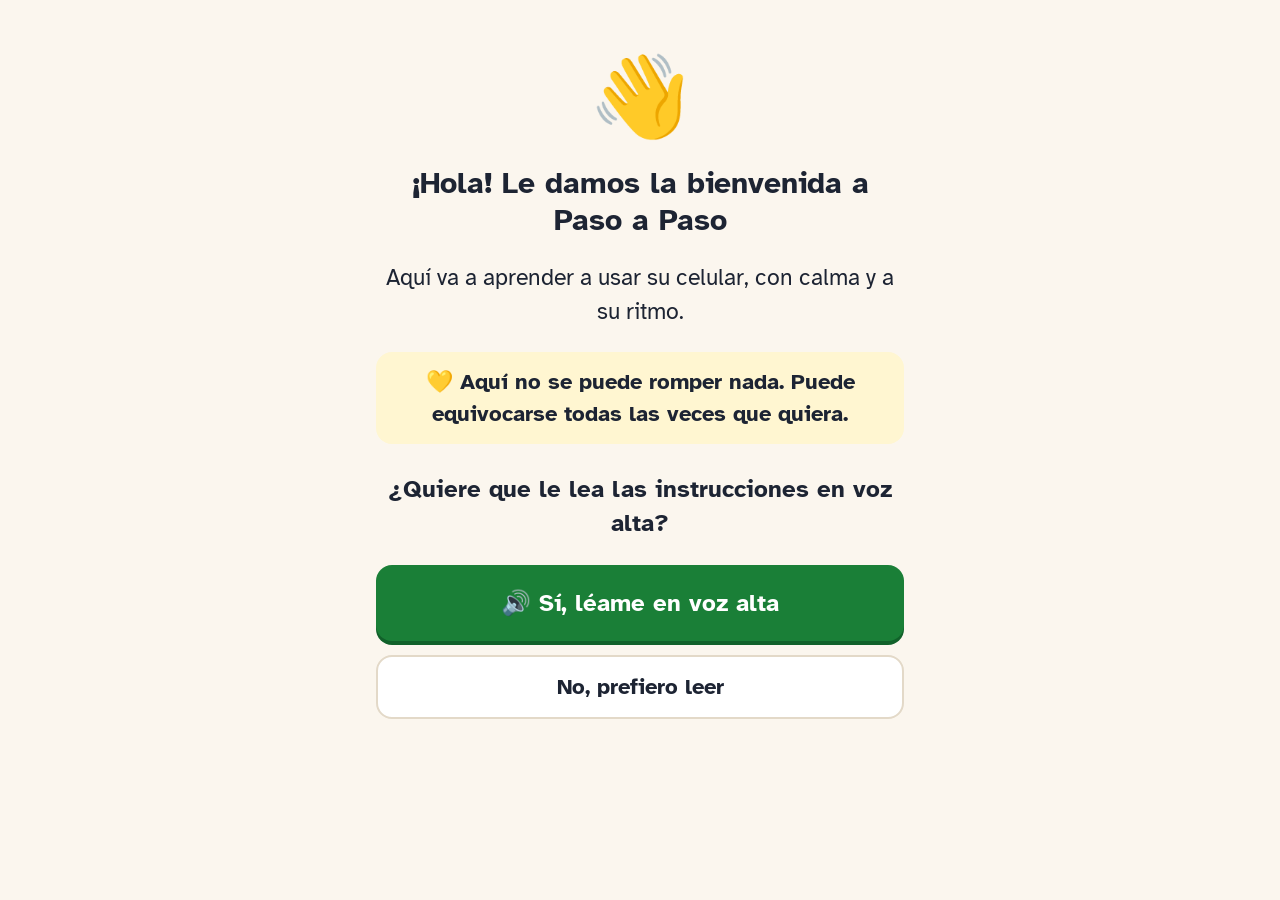
<file: index.html>
<!doctype html>
<html lang="es-CL">
<head>
  <meta charset="utf-8">
  <meta name="viewport" content="width=device-width, initial-scale=1, viewport-fit=cover">
  <title>Paso a Paso</title>
  <meta name="description" content="Aprenda a usar su celular con calma, a su ritmo y sin miedo. Gratis.">
  <meta name="theme-color" content="#0B6E69">
  <link rel="manifest" href="manifest.webmanifest">
  <link rel="icon" href="icons/icono.svg" type="image/svg+xml">
  <link rel="apple-touch-icon" href="icons/icono-180.png">
  <meta name="apple-mobile-web-app-capable" content="yes">
  <meta name="apple-mobile-web-app-title" content="Paso a Paso">
  <link rel="preconnect" href="https://fonts.googleapis.com">
  <link rel="preconnect" href="https://fonts.gstatic.com" crossorigin>
  <link href="https://fonts.googleapis.com/css2?family=Atkinson+Hyperlegible:wght@400;700&display=swap" rel="stylesheet">
  <link rel="stylesheet" href="css/styles.css">
</head>
<body>
  <main id="app" aria-live="polite"></main>
  <div id="mano" class="mano" aria-hidden="true" hidden>👆</div>

  <noscript>
    <p style="padding:24px;font-size:22px">Para usar Paso a Paso necesita activar JavaScript en su navegador.</p>
  </noscript>

  <script src="js/core.js"></script>
  <script src="js/sim.js"></script>
  <script src="js/lecciones/nivel1-toques.js"></script>
  <script src="js/lecciones/nivel2-llamadas.js"></script>
  <script src="js/lecciones/nivel3-whatsapp.js"></script>
  <script src="js/lecciones/nivel4-estafas.js"></script>
  <script src="js/lecciones/nivel5-banco.js"></script>
  <script src="js/lecciones/proximamente.js"></script>
  <script>PP.iniciar();</script>
</body>
</html>
</file>
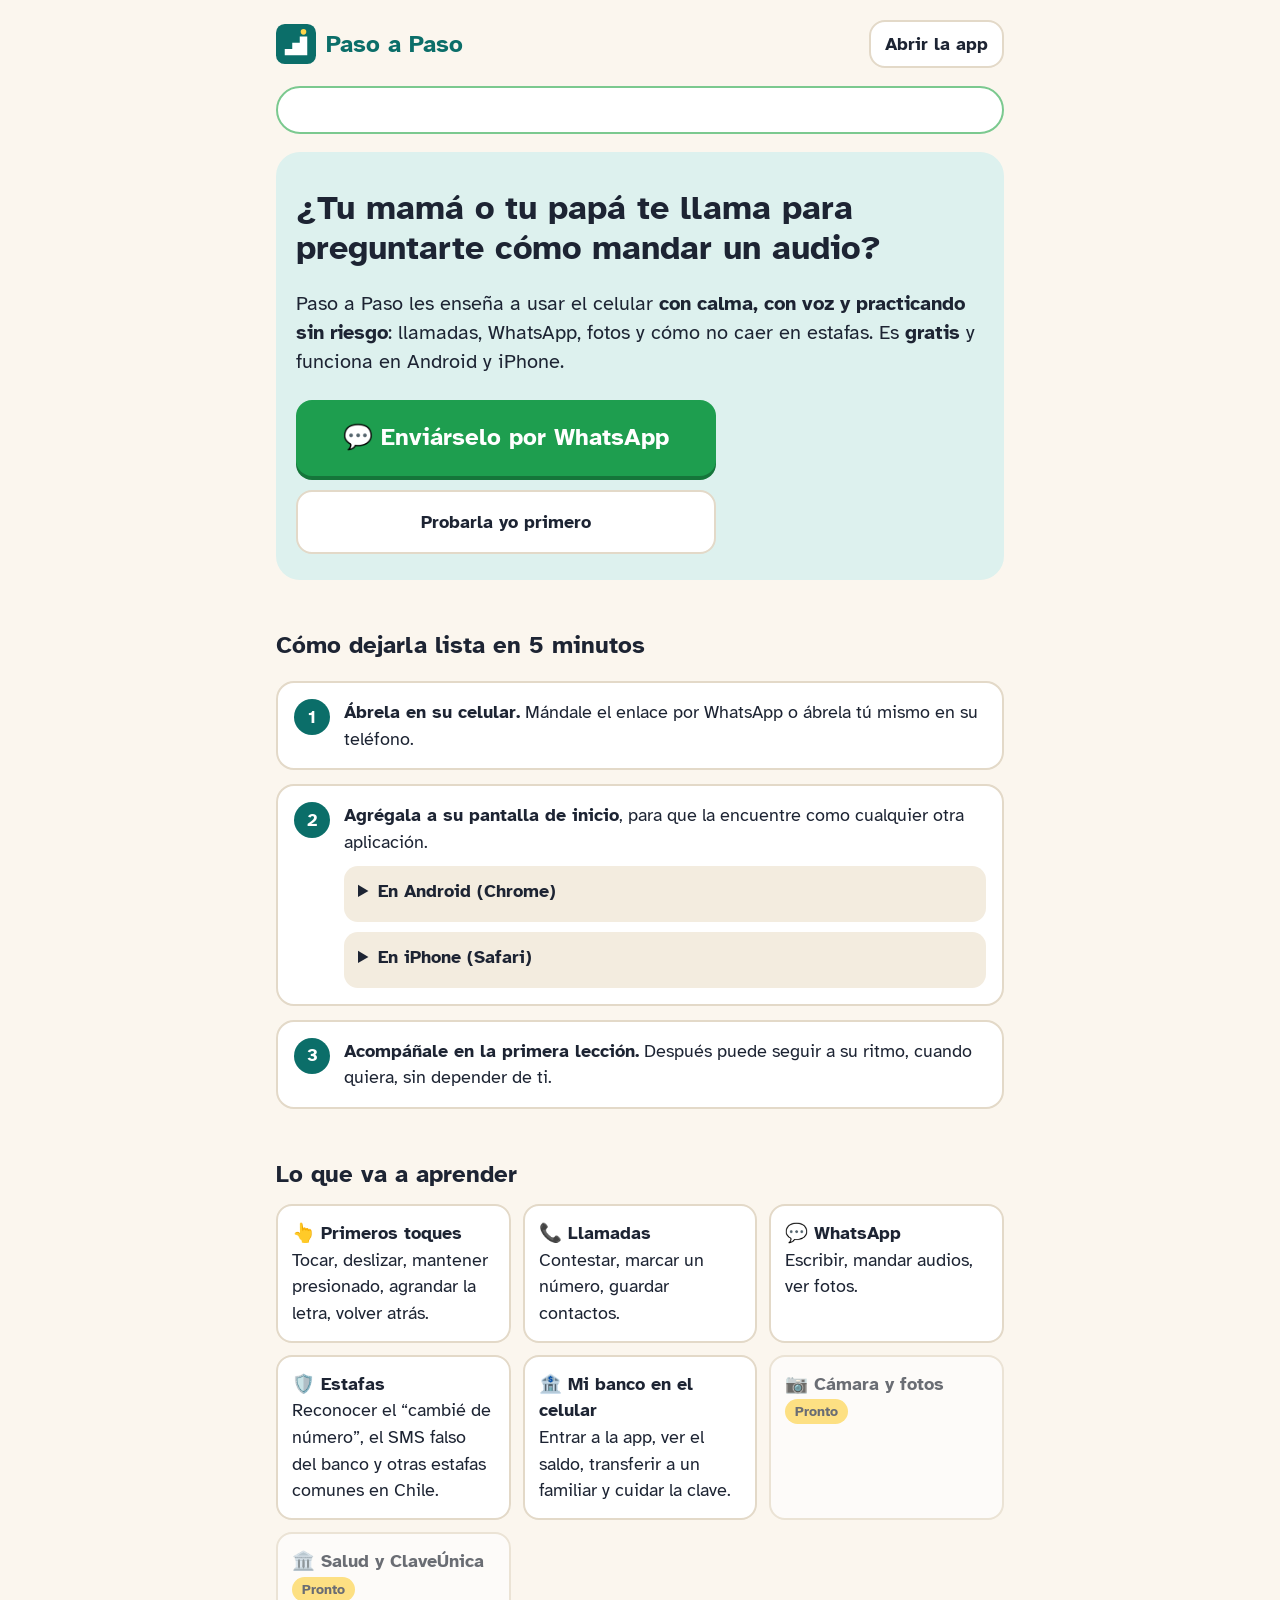
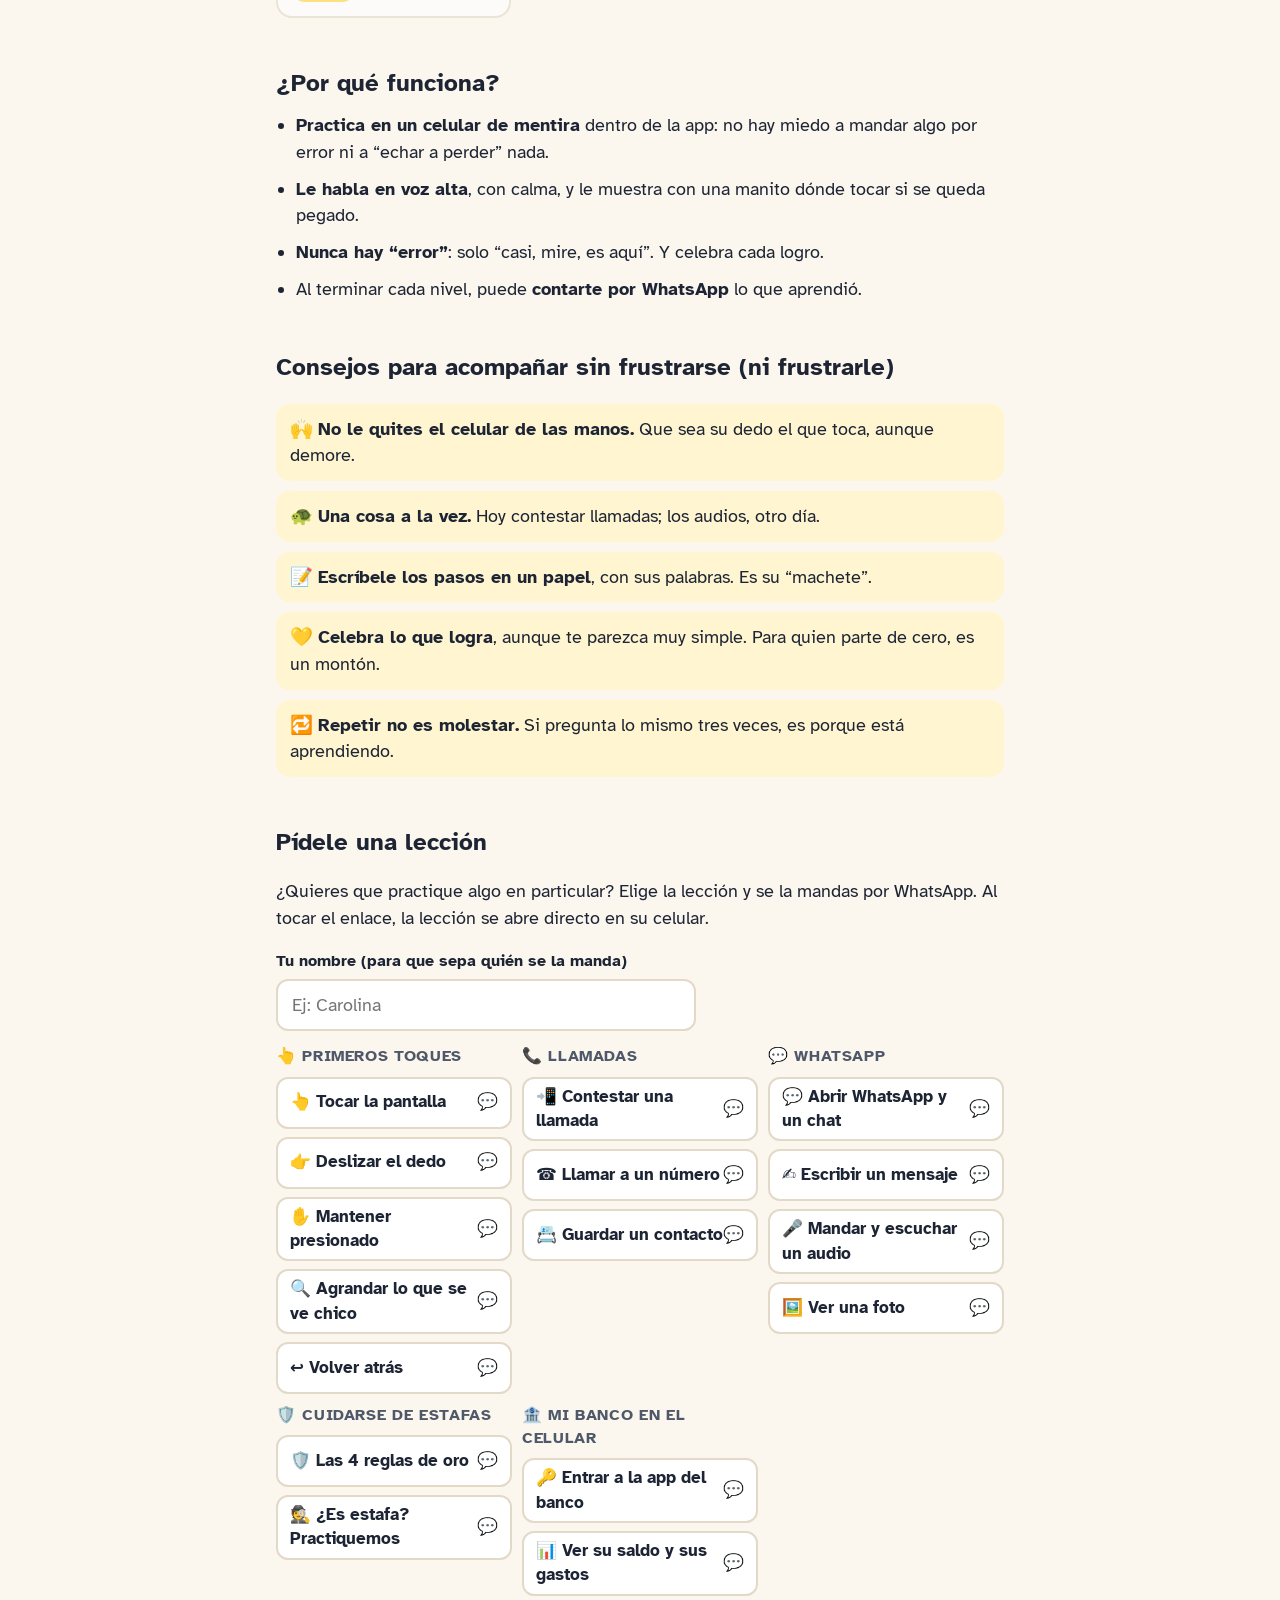
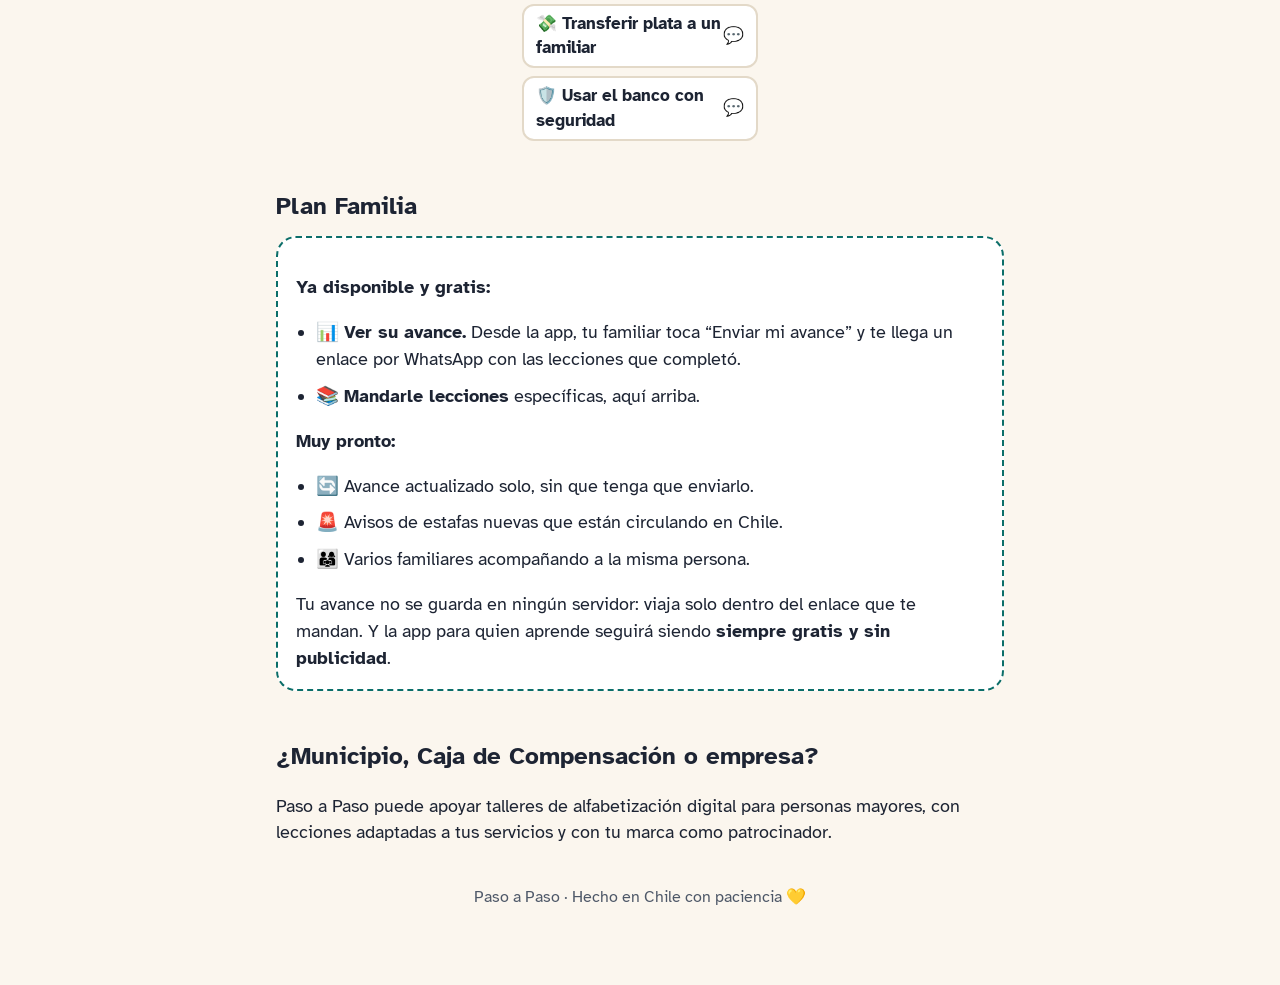
<file: familia.html>
<!doctype html>
<html lang="es-CL">
<head>
  <meta charset="utf-8">
  <meta name="viewport" content="width=device-width, initial-scale=1, viewport-fit=cover">
  <title>Paso a Paso Familia</title>
  <meta name="description" content="Ayuda a tu mamá, papá o abuelos a aprender a usar el celular, sin tener que explicarles todo tú. Gratis.">
  <meta name="theme-color" content="#0B6E69">
  <link rel="icon" href="icons/icono.svg" type="image/svg+xml">
  <link rel="apple-touch-icon" href="icons/icono-180.png">
  <link rel="preconnect" href="https://fonts.googleapis.com">
  <link rel="preconnect" href="https://fonts.gstatic.com" crossorigin>
  <link href="https://fonts.googleapis.com/css2?family=Atkinson+Hyperlegible:wght@400;700&display=swap" rel="stylesheet">
  <link rel="stylesheet" href="css/styles.css">
  <style>
    body { font-size: 1.15rem; }
    .familia { max-width: 760px; margin: 0 auto; padding: 20px 16px 60px; }
    .familia h1 { font-size: 2.1rem; }
    .familia h2 { font-size: 1.5rem; margin-top: 2em; }
    .hero { background: var(--primario-claro); border-radius: 24px; padding: 26px 20px; margin-top: 18px; }
    .hero p { font-size: 1.25rem; }
    .hero .botones-col { max-width: 420px; }
    .pasos-f { counter-reset: p; list-style: none; padding: 0; display: grid; gap: 14px; }
    .pasos-f li { counter-increment: p; background: var(--superficie); border: 2px solid var(--borde); border-radius: 18px; padding: 16px 16px 16px 66px; position: relative; }
    .pasos-f li::before { content: counter(p); position: absolute; left: 16px; top: 16px; width: 36px; height: 36px; border-radius: 50%; background: var(--primario); color: #fff; display: grid; place-items: center; font-weight: 700; }
    details { background: var(--superficie-2); border-radius: 14px; padding: 12px 14px; margin-top: 10px; }
    summary { font-weight: 700; cursor: pointer; min-height: 32px; }
    .grid-niveles { display: grid; grid-template-columns: repeat(auto-fill, minmax(200px, 1fr)); gap: 12px; }
    .grid-niveles div { background: var(--superficie); border: 2px solid var(--borde); border-radius: 16px; padding: 14px; }
    .grid-niveles .pronto { opacity: .65; }
    .grid-niveles strong { display: block; }
    .consejos { display: grid; gap: 10px; padding: 0; list-style: none; }
    .consejos li { background: var(--amarillo-suave); border-radius: 14px; padding: 12px 14px; }
    .plan { border: 2px dashed var(--primario); border-radius: 20px; padding: 18px; background: var(--superficie); }
    .etiqueta { display: inline-block; background: var(--amarillo); color: #1D2433; font-size: .9rem; font-weight: 700; padding: 2px 10px; border-radius: 99px; }
    .pie { margin-top: 40px; color: var(--suave); font-size: 1rem; text-align: center; }
    .avance { margin-top: 18px; border: 2px solid var(--bien-borde); background: var(--superficie); border-radius: 24px; padding: 22px 18px; display: flex; flex-direction: column; gap: 14px; }
    .avance h1 { font-size: 1.7rem; margin: 0; text-wrap: balance; }
    .avance-resumen { font-size: 1.25rem; margin: 0; }
    .avance-fecha { color: var(--suave); font-size: 1rem; margin: 0; }
    .avance-nivel { display: flex; flex-direction: column; gap: 6px; padding-top: 12px; border-top: 1px solid var(--borde); }
    .avance-nivel-cabeza { display: flex; justify-content: space-between; gap: 10px; font-weight: 700; }
    .avance-lista { list-style: none; padding: 0; margin: 4px 0 0; display: flex; flex-direction: column; gap: 6px; }
    .avance-lista li { display: flex; align-items: center; justify-content: space-between; gap: 10px; flex-wrap: wrap; font-size: 1.05rem; }
    .avance-lista .pendiente { color: var(--suave); }
    .btn-pedir { display: inline-flex; align-items: center; min-height: 44px; padding: 6px 12px; border-radius: 12px; border: 2px solid var(--borde); background: var(--superficie-2); color: var(--texto); font-weight: 700; font-size: .95rem; text-decoration: none; }
    .avance-animo { background: var(--amarillo-suave); border-radius: 14px; padding: 12px 14px; margin: 0; }
    .campo-nombre { display: flex; flex-direction: column; gap: 6px; max-width: 420px; margin-bottom: 14px; }
    .campo-nombre label { font-weight: 700; font-size: 1rem; }
    .campo-nombre input { font: inherit; min-height: 52px; padding: 8px 14px; border-radius: 12px; border: 2px solid var(--borde); background: var(--superficie); color: var(--texto); }
    .pedidos { display: grid; grid-template-columns: repeat(auto-fill, minmax(230px, 1fr)); gap: 10px; }
    .pedidos .grupo { display: flex; flex-direction: column; gap: 8px; }
    .pedidos .grupo strong { font-size: 1rem; color: var(--suave); text-transform: uppercase; letter-spacing: .04em; }
    .pedidos .btn-pedir { justify-content: space-between; width: 100%; min-height: 52px; font-size: 1.05rem; background: var(--superficie); }
  </style>
</head>
<body>
  <main class="familia">
    <header class="cabecera">
      <a class="marca" href="index.html" style="text-decoration:none"><img src="icons/icono.svg" alt="" width="40" height="40">Paso a Paso</a>
      <a class="btn btn-suave" href="index.html" style="min-height:48px;padding:8px 14px">Abrir la app</a>
    </header>

    <section id="avance" class="avance" hidden></section>

    <section class="hero">
      <h1>¿Tu mamá o tu papá te llama para preguntarte cómo mandar un audio?</h1>
      <p>Paso a Paso les enseña a usar el celular <strong>con calma, con voz y practicando sin riesgo</strong>: llamadas, WhatsApp, fotos y cómo no caer en estafas. Es <strong>gratis</strong> y funciona en Android y iPhone.</p>
      <div class="botones-col">
        <a id="compartir" class="btn btn-whatsapp btn-grande" target="_blank" rel="noopener">💬 Enviárselo por WhatsApp</a>
        <a class="btn btn-suave" href="index.html">Probarla yo primero</a>
      </div>
    </section>

    <h2>Cómo dejarla lista en 5 minutos</h2>
    <ol class="pasos-f">
      <li><strong>Ábrela en su celular.</strong> Mándale el enlace por WhatsApp o ábrela tú mismo en su teléfono.</li>
      <li><strong>Agrégala a su pantalla de inicio</strong>, para que la encuentre como cualquier otra aplicación.
        <details><summary>En Android (Chrome)</summary>Toca los tres puntitos ⋮ arriba a la derecha → “Agregar a la pantalla principal” o “Instalar aplicación”.</details>
        <details><summary>En iPhone (Safari)</summary>Toca el botón Compartir (cuadrado con flecha hacia arriba) → “Agregar a inicio”.</details>
      </li>
      <li><strong>Acompáñale en la primera lección.</strong> Después puede seguir a su ritmo, cuando quiera, sin depender de ti.</li>
    </ol>

    <h2>Lo que va a aprender</h2>
    <div class="grid-niveles">
      <div><strong>👆 Primeros toques</strong>Tocar, deslizar, mantener presionado, agrandar la letra, volver atrás.</div>
      <div><strong>📞 Llamadas</strong>Contestar, marcar un número, guardar contactos.</div>
      <div><strong>💬 WhatsApp</strong>Escribir, mandar audios, ver fotos.</div>
      <div><strong>🛡️ Estafas</strong>Reconocer el “cambié de número”, el SMS falso del banco y otras estafas comunes en Chile.</div>
      <div><strong>🏦 Mi banco en el celular</strong>Entrar a la app, ver el saldo, transferir a un familiar y cuidar la clave.</div>
      <div class="pronto"><strong>📷 Cámara y fotos</strong><span class="etiqueta">Pronto</span></div>
      <div class="pronto"><strong>🏛️ Salud y ClaveÚnica</strong><span class="etiqueta">Pronto</span></div>
    </div>

    <h2>¿Por qué funciona?</h2>
    <ul class="lista-consejos">
      <li><strong>Practica en un celular de mentira</strong> dentro de la app: no hay miedo a mandar algo por error ni a “echar a perder” nada.</li>
      <li><strong>Le habla en voz alta</strong>, con calma, y le muestra con una manito dónde tocar si se queda pegado.</li>
      <li><strong>Nunca hay “error”</strong>: solo “casi, mire, es aquí”. Y celebra cada logro.</li>
      <li>Al terminar cada nivel, puede <strong>contarte por WhatsApp</strong> lo que aprendió.</li>
    </ul>

    <h2>Consejos para acompañar sin frustrarse (ni frustrarle)</h2>
    <ul class="consejos">
      <li>🙌 <strong>No le quites el celular de las manos.</strong> Que sea su dedo el que toca, aunque demore.</li>
      <li>🐢 <strong>Una cosa a la vez.</strong> Hoy contestar llamadas; los audios, otro día.</li>
      <li>📝 <strong>Escríbele los pasos en un papel</strong>, con sus palabras. Es su “machete”.</li>
      <li>💛 <strong>Celebra lo que logra</strong>, aunque te parezca muy simple. Para quien parte de cero, es un montón.</li>
      <li>🔁 <strong>Repetir no es molestar.</strong> Si pregunta lo mismo tres veces, es porque está aprendiendo.</li>
    </ul>

    <h2 id="pedir">Pídele una lección</h2>
    <p>¿Quieres que practique algo en particular? Elige la lección y se la mandas por WhatsApp. Al tocar el enlace, la lección se abre directo en su celular.</p>
    <div class="campo-nombre">
      <label for="nombre-familiar">Tu nombre (para que sepa quién se la manda)</label>
      <input id="nombre-familiar" type="text" maxlength="40" placeholder="Ej: Carolina" autocomplete="given-name">
    </div>
    <div id="pedidos" class="pedidos"></div>

    <h2>Plan Familia</h2>
    <div class="plan">
      <p><strong>Ya disponible y gratis:</strong></p>
      <ul class="lista-consejos">
        <li>📊 <strong>Ver su avance.</strong> Desde la app, tu familiar toca “Enviar mi avance” y te llega un enlace por WhatsApp con las lecciones que completó.</li>
        <li>📚 <strong>Mandarle lecciones</strong> específicas, aquí arriba.</li>
      </ul>
      <p><strong>Muy pronto:</strong></p>
      <ul class="lista-consejos">
        <li>🔄 Avance actualizado solo, sin que tenga que enviarlo.</li>
        <li>🚨 Avisos de estafas nuevas que están circulando en Chile.</li>
        <li>👨‍👩‍👧 Varios familiares acompañando a la misma persona.</li>
      </ul>
      <p style="margin-bottom:0">Tu avance no se guarda en ningún servidor: viaja solo dentro del enlace que te mandan. Y la app para quien aprende seguirá siendo <strong>siempre gratis y sin publicidad</strong>.</p>
    </div>

    <h2>¿Municipio, Caja de Compensación o empresa?</h2>
    <p>Paso a Paso puede apoyar talleres de alfabetización digital para personas mayores, con lecciones adaptadas a tus servicios y con tu marca como patrocinador.</p>

    <p class="pie">Paso a Paso · Hecho en Chile con paciencia 💛</p>
  </main>
  <script src="js/core.js"></script>
  <script src="js/lecciones/nivel1-toques.js"></script>
  <script src="js/lecciones/nivel2-llamadas.js"></script>
  <script src="js/lecciones/nivel3-whatsapp.js"></script>
  <script src="js/lecciones/nivel4-estafas.js"></script>
  <script src="js/lecciones/nivel5-banco.js"></script>
  <script src="js/lecciones/proximamente.js"></script>
  <script>
    (function () {
      'use strict';
      const { h } = PP;
      const wsp = PP.enlaceWhatsApp;
      const niveles = PP.niveles.filter((n) => !n.pronto);

      // Compartir la app
      const textoApp = '¡Hola! 😊 Te mando una aplicación para aprender a usar el celular con calma y a tu ritmo. Te habla, te muestra dónde tocar y no se puede romper nada. Ábrela aquí: ';
      document.getElementById('compartir').href = wsp(textoApp + PP.base() + 'index.html');

      // Nombre de quien manda las lecciones (se recuerda en este teléfono)
      const campoNombre = document.getElementById('nombre-familiar');
      try { campoNombre.value = localStorage.getItem('pasoapaso.familiar') || ''; } catch (e) {}
      const nombre = () => campoNombre.value.trim();

      function enlacePedir(l) {
        return wsp('¡Hola! 😊 Te mandé una lección para practicar en Paso a Paso: “' + l.titulo + '”. Toca aquí para empezar: ' + PP.enlacePedido(l.id, nombre()));
      }
      function botonPedir(l, texto) {
        const a = h('a', { class: 'btn-pedir', target: '_blank', rel: 'noopener', href: enlacePedir(l) }, texto);
        a.dataset.leccion = l.id;
        return a;
      }
      // Los enlaces llevan el nombre: se actualizan cuando cambia
      campoNombre.addEventListener('input', () => {
        try { localStorage.setItem('pasoapaso.familiar', nombre()); } catch (e) {}
        document.querySelectorAll('[data-leccion]').forEach((a) => { a.href = enlacePedir(PP.buscarLeccion(a.dataset.leccion).leccion); });
      });

      // Lista de lecciones para pedir
      document.getElementById('pedidos').append(...niveles.map((nv) =>
        h('div', { class: 'grupo' },
          h('strong', {}, nv.icono + ' ' + nv.titulo),
          nv.lecciones.map((l) => botonPedir(l, [l.icono + ' ' + l.titulo, h('span', { 'aria-hidden': 'true' }, '💬')])))));

      // Panel de avance (cuando se abre desde el enlace que manda el familiar)
      const avance = PP.leerAvance(location.hash);
      if (avance) {
        const total = niveles.reduce((s, nv) => s + nv.lecciones.length, 0);
        const hechas = niveles.reduce((s, nv) => s + nv.lecciones.filter((l) => avance.hechas[l.id]).length, 0);
        const fecha = avance.fecha.toLocaleDateString('es-CL', { day: 'numeric', month: 'long', timeZone: 'UTC' });
        const panel = document.getElementById('avance');
        panel.append(
          h('h1', {}, hechas ? '📊 El avance de tu familiar' : '📊 Tu familiar está empezando'),
          h('p', { class: 'avance-resumen' }, h('strong', {}, hechas + ' de ' + total), ' lecciones completadas'),
          h('p', { class: 'avance-fecha' }, 'Enviado el ' + fecha),
          ...niveles.map((nv) => {
            const n = nv.lecciones.filter((l) => avance.hechas[l.id]).length;
            return h('div', { class: 'avance-nivel' },
              h('div', { class: 'avance-nivel-cabeza' }, h('span', {}, nv.icono + ' ' + nv.titulo), h('span', {}, n === nv.lecciones.length ? '✅' : n + '/' + nv.lecciones.length)),
              h('span', { class: 'barra' }, h('span', { style: { width: (100 * n) / nv.lecciones.length + '%' } })),
              h('ul', { class: 'avance-lista' }, nv.lecciones.map((l) => avance.hechas[l.id]
                ? h('li', {}, h('span', {}, '✅ ' + l.titulo))
                : h('li', { class: 'pendiente' }, h('span', {}, '○ ' + l.titulo), botonPedir(l, 'Pídele esta 💬')))));
          }),
          h('p', { class: 'avance-animo' }, '💛 Escríbele para felicitarle. A quien está aprendiendo, eso le motiva más que nada.'));
        panel.hidden = false;
      }
    })();
  </script>
</body>
</html>
</file>
<file: css/styles.css>
/* Paso a Paso — estilos. Pensado para personas mayores: letra grande, botones grandes, alto contraste. */

:root {
  --fondo: #FBF6EE;
  --superficie: #FFFFFF;
  --superficie-2: #F3ECDF;
  --texto: #1D2433;
  --suave: #4E5868;
  --borde: #E3D9C8;
  --primario: #0B6E69;
  --primario-claro: #DDF1EE;
  --verde: #1A7F37;
  --verde-osc: #11612A;
  --rojo: #C62828;
  --amarillo: #FFD54A;
  --amarillo-suave: #FFF6D1;
  --casi-fondo: #FFF3D6;
  --casi-borde: #F2C14E;
  --bien-fondo: #E3F5E8;
  --bien-borde: #7BC98F;
  --sombra: 0 2px 0 rgba(29, 36, 51, .08), 0 6px 18px rgba(29, 36, 51, .08);
  --radio: 20px;
  --fuente: 'Atkinson Hyperlegible', system-ui, -apple-system, 'Segoe UI', Roboto, sans-serif;
  color-scheme: light;
}
@media (prefers-color-scheme: dark) {
  :root:not([data-theme="light"]) {
    --fondo: #12161C; --superficie: #1C222B; --superficie-2: #252C37; --texto: #F3EFE7; --suave: #C2C8D2;
    --borde: #36404D; --primario: #5CC7BD; --primario-claro: #173A38; --verde: #2E9E4F; --verde-osc: #248040;
    --amarillo-suave: #3A3215; --casi-fondo: #3A3016; --casi-borde: #A8842C; --bien-fondo: #17331F; --bien-borde: #2F7A43;
    color-scheme: dark;
  }
}
:root[data-theme="dark"] {
  --fondo: #12161C; --superficie: #1C222B; --superficie-2: #252C37; --texto: #F3EFE7; --suave: #C2C8D2;
  --borde: #36404D; --primario: #5CC7BD; --primario-claro: #173A38; --verde: #2E9E4F; --verde-osc: #248040;
  --amarillo-suave: #3A3215; --casi-fondo: #3A3016; --casi-borde: #A8842C; --bien-fondo: #17331F; --bien-borde: #2F7A43;
  color-scheme: dark;
}

*, *::before, *::after { box-sizing: border-box; }
html { -webkit-text-size-adjust: 100%; }
body {
  margin: 0; background: var(--fondo); color: var(--texto);
  font-family: var(--fuente); font-size: 1.375rem; line-height: 1.45;
  -webkit-tap-highlight-color: transparent;
}
button { font: inherit; color: inherit; cursor: pointer; }
h1 { font-size: 1.9rem; line-height: 1.2; margin: .3em 0; }
h2 { font-size: 1.5rem; margin: 1.2em 0 .5em; }
a { color: var(--primario); }
:focus-visible { outline: 4px solid var(--primario); outline-offset: 3px; }

#app { max-width: 560px; margin: 0 auto; min-height: 100dvh; }
.pantalla { padding: 20px 16px 40px; }

/* ---------- Botones ---------- */
.btn {
  display: inline-flex; align-items: center; justify-content: center; gap: .4em;
  min-height: 64px; padding: 12px 22px; border-radius: 16px; border: 2px solid transparent;
  font-weight: 700; text-decoration: none; text-align: center; line-height: 1.2;
  transition: transform .08s ease, background .2s;
}
.btn:active { transform: scale(.97); }
.btn-grande { min-height: 76px; font-size: 1.5rem; width: 100%; }
.btn-verde { background: var(--verde); color: #fff; box-shadow: 0 4px 0 var(--verde-osc); }
.btn-verde:active { box-shadow: 0 1px 0 var(--verde-osc); transform: translateY(3px); }
.btn-suave { background: var(--superficie); border-color: var(--borde); color: var(--texto); }
.btn-whatsapp { background: #1E9E4F; color: #fff; box-shadow: 0 4px 0 #15753A; }
.btn-opcion { flex: 1; background: var(--superficie); border-color: var(--borde); min-height: 80px; font-size: 1.3rem; box-shadow: var(--sombra); }
.botones-col { display: flex; flex-direction: column; gap: 14px; margin-top: 24px; }
.botones-fila { display: flex; gap: 12px; margin-top: 16px; }
.btn-atras, .btn-salir {
  background: none; border: 2px solid var(--borde); border-radius: 14px; padding: 10px 16px; min-height: 52px; font-weight: 700;
}
.btn-voz { background: var(--superficie); border: 2px solid var(--borde); border-radius: 14px; padding: 8px 14px; min-height: 52px; font-size: 1.05rem; font-weight: 700; }

/* ---------- Bienvenida ---------- */
.bienvenida { text-align: center; padding-top: 40px; }
.saludo-emoji { font-size: 5rem; animation: saludar 1.6s ease-in-out 2; transform-origin: 70% 80%; }
@keyframes saludar { 0%,100% { transform: rotate(0); } 25% { transform: rotate(18deg); } 50% { transform: rotate(-8deg); } 75% { transform: rotate(14deg); } }
.grande { font-size: 1.45rem; }
.tranquilo { background: var(--amarillo-suave); border-radius: 16px; padding: 14px 16px; font-weight: 700; }
.pregunta { font-size: 1.5rem; font-weight: 700; margin-top: 28px; }

/* ---------- Inicio ---------- */
.cabecera { display: flex; justify-content: space-between; align-items: center; gap: 12px; }
.marca { display: flex; align-items: center; gap: 10px; font-weight: 700; font-size: 1.5rem; color: var(--primario); }
.destacado { background: var(--primario-claro); border-radius: var(--radio); padding: 20px 18px; margin-top: 20px; }
.destacado p { margin: 0 0 8px; }
.destacado-titulo { font-size: 1.6rem; font-weight: 700; }
.destacado .btn { margin-top: 10px; }
.tarjeta-familia { display: flex; flex-direction: column; gap: 10px; margin-top: 14px; padding: 16px 18px; border: 2px solid var(--borde); border-radius: var(--radio); background: var(--superficie); }
.tarjeta-familia p { margin: 0; font-size: 1.2rem; }
.niveles { display: flex; flex-direction: column; gap: 14px; }
.nivel {
  display: flex; align-items: center; gap: 14px; width: 100%; text-align: left;
  background: var(--superficie); border: 2px solid var(--borde); border-radius: var(--radio); padding: 16px; box-shadow: var(--sombra);
}
.nivel-listo { border-color: var(--bien-borde); }
.nivel-pronto { opacity: .6; box-shadow: none; background: var(--superficie-2); }
.nivel-icono { font-size: 2.6rem; width: 64px; height: 64px; display: grid; place-items: center; background: var(--superficie-2); border-radius: 18px; flex: none; }
.nivel-icono.grande { width: 84px; height: 84px; font-size: 3.4rem; }
.nivel-texto { display: flex; flex-direction: column; flex: 1; min-width: 0; }
.nivel-texto strong { font-size: 1.35rem; }
.nivel-num { font-size: 1rem; color: var(--suave); font-weight: 700; text-transform: uppercase; letter-spacing: .04em; }
.nivel-desc { font-size: 1.05rem; color: var(--suave); }
.nivel-estado { font-weight: 700; font-size: 1.15rem; color: var(--suave); }
.barra { display: block; height: 10px; background: var(--superficie-2); border-radius: 99px; overflow: hidden; margin-top: 8px; }
.barra > span { display: block; height: 100%; background: var(--verde); border-radius: 99px; transition: width .4s; }
.link-familia { display: block; margin-top: 32px; padding: 16px; text-align: center; font-size: 1.1rem; font-weight: 700; }

/* ---------- Nivel ---------- */
.nivel-cabeza { display: flex; align-items: center; gap: 16px; margin-top: 18px; }
.nivel-cabeza h1 { margin: 0; }
.lecciones { list-style: none; padding: 0; display: flex; flex-direction: column; gap: 12px; }
.leccion {
  display: flex; align-items: center; gap: 14px; width: 100%; text-align: left; min-height: 80px;
  background: var(--superficie); border: 2px solid var(--borde); border-radius: var(--radio); padding: 14px 16px; box-shadow: var(--sombra);
}
.leccion.hecha { border-color: var(--bien-borde); }
.leccion-icono { font-size: 2rem; }
.leccion-titulo { flex: 1; font-weight: 700; }
.leccion-estado { font-size: 1rem; color: var(--verde); font-weight: 700; white-space: nowrap; }

/* ---------- Reproductor de lecciones ---------- */
.jugador { display: flex; flex-direction: column; min-height: 100dvh; padding: 12px 16px calc(12px + env(safe-area-inset-bottom)); }
.jugador-barra { display: flex; align-items: center; gap: 14px; }
.paso-progreso { flex: 1; display: flex; flex-direction: column; font-size: 1rem; color: var(--suave); font-weight: 700; }
.paso-progreso .barra { margin-top: 4px; }
.instruccion { font-size: 1.6rem; font-weight: 700; line-height: 1.3; margin: 16px 0 6px; }
.pista { margin: 0 0 6px; font-size: 1.2rem; color: var(--primario); font-weight: 700; }
.etapa { flex: 1; display: flex; flex-direction: column; align-items: stretch; justify-content: center; min-height: 340px; position: relative; padding: 8px 0; }
.etapa-arriba { justify-content: flex-start; }
.aviso { border-radius: 16px; padding: 14px 16px; font-weight: 700; margin: 8px 0; border: 2px solid; animation: aparecer .25s ease; }
.aviso-casi { background: var(--casi-fondo); border-color: var(--casi-borde); }
.aviso-bien { background: var(--bien-fondo); border-color: var(--bien-borde); font-size: 1.5rem; text-align: center; }
.btn-saltar { display: block; margin-top: 10px; background: none; border: none; padding: 8px 0; color: var(--primario); font-weight: 700; text-decoration: underline; }
@keyframes aparecer { from { opacity: 0; transform: translateY(6px); } to { opacity: 1; transform: none; } }
.jugador-ayuda { display: flex; gap: 12px; margin-top: 8px; }
.jugador-ayuda .btn { flex: 1; }
.nota-calma { text-align: center; color: var(--suave); font-size: 1rem; margin: 10px 0 0; }

/* Info */
.info { display: flex; flex-direction: column; align-items: center; text-align: center; gap: 16px; }
.info-emoji { font-size: 5rem; line-height: 1; font-weight: 700; color: var(--primario); }
.info-detalle { font-size: 1.35rem; margin: 0; }
.lista-consejos { text-align: left; padding-left: 1.1em; margin: 0; display: flex; flex-direction: column; gap: 10px; }
.checks-azules { color: #1E88E5; }

/* Mano guía */
.mano { position: fixed; z-index: 50; font-size: 46px; pointer-events: none; filter: drop-shadow(0 3px 4px rgba(0,0,0,.3)); }
.mano-tocar { animation: mano-tocar 1.1s ease-in-out infinite; }
.mano-doble { animation: mano-doble 1.2s ease-in-out infinite; }
.mano-mantener { animation: mano-mantener 2s ease-in-out infinite; }
.mano-izquierda { animation: mano-izq 1.6s ease-in-out infinite; }
.mano-arriba { animation: mano-arriba 1.6s ease-in-out infinite; }
@keyframes mano-tocar { 0%,100% { transform: translateY(14px); } 50% { transform: translateY(0) scale(.92); } }
@keyframes mano-doble { 0%,40%,100% { transform: translateY(14px); } 15%,55% { transform: translateY(0) scale(.92); } }
@keyframes mano-mantener { 0% { transform: translateY(14px); } 20%,80% { transform: translateY(0) scale(.9); } 100% { transform: translateY(14px); } }
@keyframes mano-izq { 0% { transform: translate(50px, 0); opacity: 0; } 15% { opacity: 1; } 85% { opacity: 1; } 100% { transform: translate(-70px, 0); opacity: 0; } }
@keyframes mano-arriba { 0% { transform: translate(0, 60px); opacity: 0; } 15% { opacity: 1; } 85% { opacity: 1; } 100% { transform: translate(0, -60px); opacity: 0; } }

/* Destello en lo que hay que tocar */
.brilla { background: var(--amarillo) !important; color: #1D2433 !important; box-shadow: 0 0 0 4px rgba(255, 213, 74, .55) !important; animation: brillo 1.4s ease-in-out infinite; }
@keyframes brillo { 50% { box-shadow: 0 0 0 9px rgba(255, 213, 74, .25); } }
.pulsada { transform: scale(.9); }

/* ---------- Ejercicios de toques ---------- */
.cancha { position: relative; flex: 1; min-height: 340px; background: var(--superficie); border: 2px dashed var(--borde); border-radius: var(--radio); overflow: hidden; }
.circulo {
  position: absolute; transform: translate(-50%, -50%); width: 110px; height: 110px; border-radius: 50%;
  background: radial-gradient(circle at 35% 35%, #5FD27F, var(--verde)); border: 4px solid #fff; box-shadow: var(--sombra);
  transition: transform .3s ease, opacity .3s ease;
}
.burbuja-jabon { width: 96px; height: 96px; background: radial-gradient(circle at 30% 30%, #fff, #A5DDF5 45%, #5AB3E0); }
.circulo.reventar { transform: translate(-50%, -50%) scale(1.6); opacity: 0; pointer-events: none; }

.carrusel { position: relative; height: 300px; overflow: hidden; border-radius: var(--radio); }
.foto-tarjeta {
  position: absolute; inset: 0; display: flex; flex-direction: column; align-items: center; justify-content: center; gap: 8px;
  background: linear-gradient(160deg, #FFE7B3, #FFC9A8); border-radius: var(--radio); user-select: none; color: #1D2433;
  cursor: grab; box-shadow: var(--sombra);
}
.foto-tarjeta span { font-size: 7rem; line-height: 1; }
.foto-tarjeta small { font-size: 1.3rem; font-weight: 700; }
.carrusel-num { text-align: center; font-weight: 700; color: var(--suave); margin: 10px 0 0; }

.lista-scroll { height: 340px; overflow-y: auto; background: var(--superficie); border: 2px solid var(--borde); border-radius: var(--radio); padding: 8px 14px; overscroll-behavior: contain; }
.lista-titulo { font-weight: 700; color: var(--primario); }
.item-lista { padding: 18px 6px; border-bottom: 1px solid var(--borde); font-size: 1.3rem; }
.item-estrella { width: 100%; text-align: left; background: var(--amarillo-suave); border: 2px solid var(--casi-borde); border-radius: 14px; font-weight: 700; margin: 10px 0 120px; }

.centrado { display: flex; flex-direction: column; align-items: center; gap: 16px; }
.boton-mantener {
  --carga: 0; position: relative; width: 170px; height: 170px; border-radius: 50%; border: none; font-size: 4rem;
  background: conic-gradient(var(--verde) calc(var(--carga) * 360deg), var(--superficie-2) 0);
  display: grid; place-items: center; user-select: none; -webkit-user-select: none; -webkit-touch-callout: none;
}
.boton-mantener > span { width: 140px; height: 140px; border-radius: 50%; background: var(--superficie); display: grid; place-items: center; box-shadow: var(--sombra); }
.boton-mantener.presionado > span { transform: scale(.95); }
.boton-mantener.cargado > span { background: var(--bien-fondo); }
.contador-mantener { font-weight: 700; font-size: 1.3rem; min-height: 1.5em; margin: 0; text-align: center; }

.receta {
  width: 240px; background: #FFFDF6; color: #3B2F1E; border: 1px solid #E8D9B5; border-radius: 12px; padding: 12px;
  font-size: .62rem; line-height: 1.35; display: flex; flex-direction: column; gap: 4px; box-shadow: var(--sombra);
  transition: transform .4s ease, font-size .4s ease, width .4s ease; transform-origin: center; user-select: none;
}
.receta strong { font-size: .8rem; }
.receta.agrandado { transform: none !important; width: 100%; font-size: 1.35rem; }
.receta.agrandado strong { font-size: 1.6rem; }

/* ---------- Teléfono simulado ---------- */
.movil {
  --m-fondo: #FFFFFF; --m-texto: #1D2433; --m-suave: #667085; --m-borde: #E6E8EC;
  background: #1D2433; border-radius: 34px; padding: 10px; box-shadow: 0 10px 30px rgba(0,0,0,.18);
  width: 100%; max-width: 380px; margin: 0 auto; display: flex; flex-direction: column; height: min(62dvh, 600px); min-height: 430px;
}
.movil-estado { display: flex; justify-content: space-between; color: #fff; font-size: .85rem; padding: 2px 16px 6px; }
.movil-pantalla { flex: 1; background: var(--m-fondo); color: var(--m-texto); border-radius: 26px; overflow: hidden; display: flex; flex-direction: column; position: relative; font-size: 1.15rem; }
.movil-oscuro .movil-pantalla { --m-fondo: #0F1A24; --m-texto: #fff; background: linear-gradient(180deg, #1B3B4F, #0F1A24); }
.movil.sonando { animation: sonar .5s ease-in-out 6; }
@keyframes sonar { 0%,100% { transform: rotate(0); } 25% { transform: rotate(-1.5deg); } 75% { transform: rotate(1.5deg); } }
.etapa-arriba .movil { height: auto; min-height: 0; flex: 1; max-height: 680px; }

.app-pagina { display: flex; flex-direction: column; height: 100%; }
.app-pagina-cabeza { display: flex; align-items: center; justify-content: space-between; gap: 10px; padding: 12px 14px; border-bottom: 1px solid var(--m-borde); font-weight: 700; font-size: 1.2rem; min-height: 64px; }
.app-pagina-cabeza > span:first-child:last-child, .app-pagina-cabeza > .barra-volver + span { flex: 1; }
.app-pagina-cuerpo { padding: 16px; }
.noticia-emoji { font-size: 4rem; text-align: center; }
.barra-volver { width: 56px; height: 56px; border-radius: 50%; border: none; background: #EEF1F4; font-size: 1.8rem; font-weight: 700; flex: none; color: #1D2433; }
.barra-volver.claro { background: rgba(255,255,255,.16); color: #fff; }

/* Llamada */
.llamada { display: flex; flex-direction: column; justify-content: space-between; height: 100%; padding: 28px 16px 26px; color: #fff; }
.llamada-info { text-align: center; }
.llamada-avatar { font-size: 4.2rem; width: 110px; height: 110px; border-radius: 50%; background: rgba(255,255,255,.12); display: grid; place-items: center; margin: 10px auto 12px; }
.llamada-nombre { font-size: 1.6rem; font-weight: 700; }
.llamada-estado { opacity: .85; margin-top: 4px; }
.subtitulo-llamada { background: rgba(255,255,255,.1); border-radius: 14px; padding: 10px 12px; font-size: 1.05rem; margin-top: 18px; min-height: 0; }
.subtitulo-llamada:empty { display: none; }
.llamada-botones { display: flex; justify-content: space-around; }
.llamada-btn-cont { display: flex; flex-direction: column; align-items: center; gap: 6px; font-size: 1rem; font-weight: 700; }
.btn-circ { width: 82px; height: 82px; border-radius: 50%; border: none; font-size: 2.2rem; display: grid; place-items: center; }
.circ-verde { background: #22A447; }
.circ-rojo { background: #E5383B; }
.colgar { display: inline-block; transform: rotate(135deg); }
.latido { animation: latido 1.1s ease-in-out infinite; }
@keyframes latido { 0%,100% { box-shadow: 0 0 0 0 rgba(34,164,71,.6); } 50% { box-shadow: 0 0 0 18px rgba(34,164,71,0); } }

/* Marcador */
.papelito { background: var(--amarillo); color: #1D2433; border-radius: 6px; padding: 10px 14px; font-size: 1.3rem; transform: rotate(-1.5deg); box-shadow: var(--sombra); margin: 0 auto 12px; }
.marcador-app { display: flex; flex-direction: column; height: 100%; padding: 10px 12px; }
.marcador-numero { text-align: center; font-size: 1.9rem; font-weight: 700; letter-spacing: .04em; padding: 10px 0 12px; min-height: 64px; }
.marcador-numero.vacio { color: var(--m-suave); font-size: 1.2rem; font-weight: 400; padding-top: 18px; }
.marcador { display: grid; grid-template-columns: repeat(3, 1fr); gap: 8px; flex: 1; }
.marca-tecla { border: none; border-radius: 16px; background: #EEF1F4; color: #1D2433; display: flex; flex-direction: column; align-items: center; justify-content: center; min-height: 56px; transition: transform .1s; }
.marca-tecla span { font-size: 1.7rem; font-weight: 700; line-height: 1; }
.marca-tecla small { font-size: .65rem; color: #667085; letter-spacing: .08em; min-height: .8em; }
.marcador-llamar { flex: 1; display: flex; align-items: flex-end; justify-content: center; padding-bottom: 24px; }
.marcador-llamar .llamada-btn-cont { color: var(--m-texto); }

/* Contactos y formularios */
.contactos { height: 100%; position: relative; }
.contacto { padding: 16px; border-bottom: 1px solid var(--m-borde); font-size: 1.2rem; }
.contacto.nuevo { background: #E3F5E8; font-weight: 700; animation: aparecer .4s ease; }
.boton-flotante { position: absolute; right: 18px; bottom: 18px; width: 72px; height: 72px; border-radius: 22px; border: none; background: #1565C0; color: #fff; font-size: 2.6rem; line-height: 1; box-shadow: 0 6px 14px rgba(21,101,192,.35); }
.formulario { display: flex; flex-direction: column; padding-bottom: 8px; }
.formulario label { padding: 10px 16px 2px; font-size: 1rem; color: var(--m-suave); font-weight: 700; }
.campo-form { margin: 0 16px; border: 2px solid var(--m-borde); border-radius: 12px; padding: 10px 12px; min-height: 52px; font-size: 1.3rem; }
.campo-form.escribiendo-aqui { border-color: #1565C0; }
.campo-form.vacio::after, .chat-campo.activo.vacio::after { content: '|'; animation: parpadeo 1s steps(1) infinite; color: #1565C0; }
@keyframes parpadeo { 50% { opacity: 0; } }
.boton-texto { border: none; background: #1565C0; color: #fff; border-radius: 12px; padding: 10px 18px; font-weight: 700; min-height: 52px; }
.con-teclado { display: flex; flex-direction: column; justify-content: space-between; height: 100%; }

/* Teclado */
.teclado { background: #D7DCE2; padding: 6px 3px 8px; display: flex; flex-direction: column; gap: 6px; }
.teclado .fila { display: flex; gap: 3px; justify-content: center; }
.tecla { flex: 1; max-width: 40px; min-height: 48px; border: none; border-radius: 7px; background: #fff; color: #1D2433; font-size: 1.15rem; font-weight: 700; padding: 0; box-shadow: 0 1px 0 #A7AEB8; transition: transform .1s; }
.tecla-borrar { max-width: 56px; background: #B7BEC8; }
.tecla-espacio { max-width: 220px; font-size: .9rem; font-weight: 400; }

/* Escritorio del teléfono */
.escritorio { display: grid; grid-template-columns: repeat(3, 1fr); gap: 18px 8px; padding: 22px 12px; align-content: start; background: linear-gradient(180deg, #DCEBF5, #F6EFE6); height: 100%; }
.app-icono { background: none; border: none; display: flex; flex-direction: column; align-items: center; gap: 6px; padding: 6px 2px; border-radius: 16px; color: #1D2433; }
.app-cuadro { width: 68px; height: 68px; border-radius: 18px; display: grid; place-items: center; font-size: 2.1rem; box-shadow: 0 3px 8px rgba(0,0,0,.15); }
.app-nombre { font-size: .95rem; font-weight: 700; }

/* Chat */
.wsp-lista { height: 100%; }
.wsp-cabeza { background: #0B6E4F; color: #fff; font-weight: 700; font-size: 1.35rem; padding: 14px 16px; }
.wsp-fila { display: flex; align-items: center; gap: 12px; width: 100%; text-align: left; background: none; border: none; border-bottom: 1px solid var(--m-borde); padding: 14px 12px; color: var(--m-texto); }
.wsp-fila-texto { flex: 1; min-width: 0; display: flex; flex-direction: column; }
.wsp-fila-texto small { color: var(--m-suave); font-size: .95rem; white-space: nowrap; overflow: hidden; text-overflow: ellipsis; }
.wsp-fila-hora { font-size: .85rem; color: var(--m-suave); }
.chat { display: flex; flex-direction: column; height: 100%; background: #EFE7DD; }
.chat-cabeza { display: flex; align-items: center; gap: 10px; background: #0B6E4F; color: #fff; padding: 10px 12px; }
.chat-volver { font-size: 1.4rem; font-weight: 700; }
.chat-avatar { font-size: 1.7rem; width: 48px; height: 48px; border-radius: 50%; background: #E3E8EE; display: grid; place-items: center; flex: none; }
.chat-nombre { display: flex; flex-direction: column; font-weight: 700; line-height: 1.2; }
.chat-nombre small { font-weight: 400; font-size: .85rem; opacity: .85; }
.chat-lista { flex: 1; overflow-y: auto; padding: 12px 10px; display: flex; flex-direction: column; gap: 8px; }
.burbuja { max-width: 82%; padding: 8px 12px 6px; border-radius: 14px; font-size: 1.15rem; color: #1D2433; box-shadow: 0 1px 1px rgba(0,0,0,.1); animation: aparecer .25s ease; }
.burbuja.mia { align-self: flex-end; background: #D3F5C6; border-top-right-radius: 4px; }
.burbuja.suya { align-self: flex-start; background: #fff; border-top-left-radius: 4px; }
.burbuja .hora { display: block; text-align: right; font-size: .75rem; color: #667085; margin-top: 2px; }
.checks { color: #1E88E5; font-weight: 700; }
.escribiendo { font-style: italic; color: #667085; }
.burbuja-audio { display: flex; align-items: center; gap: 10px; flex-wrap: wrap; min-width: 220px; }
.burbuja-audio .hora { width: 100%; }
.audio-play { width: 48px; height: 48px; border-radius: 50%; border: none; background: #0B6E4F; color: #fff; font-size: 1.2rem; }
.audio-onda { flex: 1; height: 6px; background: #C9D3CC; border-radius: 6px; overflow: hidden; }
.audio-avance { display: block; height: 100%; width: 0; background: #0B6E4F; }
.audio-avance.avanzando { animation: avanzar 4s linear forwards; }
@keyframes avanzar { to { width: 100%; } }
.audio-dur { font-size: .9rem; color: #667085; }
.burbuja-foto { padding: 5px; }
.foto-mini { display: grid; place-items: center; width: 200px; height: 150px; border: none; border-radius: 10px; background: linear-gradient(160deg, #B3E5FC, #FFCCBC); font-size: 3.6rem; }
.burbuja-foto > div { padding: 6px 6px 0; }
.chat-pie { display: flex; align-items: center; gap: 8px; padding: 8px; }
.chat-campo { flex: 1; background: #fff; border-radius: 26px; padding: 12px 16px; min-height: 52px; font-size: 1.15rem; color: #1D2433; }
.chat-campo.vacio { color: #8A94A3; }
.chat-campo.activo.vacio { color: transparent; }
.chat-campo.activo.vacio::after { color: #1565C0; }
.chat-accion {
  --carga: 0; width: 60px; height: 60px; border-radius: 50%; border: none; color: #fff; font-size: 1.6rem; flex: none;
  background: conic-gradient(#7FE3A0 calc(var(--carga) * 360deg), #0B8F5C 0);
  user-select: none; -webkit-user-select: none; -webkit-touch-callout: none;
}
.chat-accion.presionado { transform: scale(1.25); }
.grabando { flex: 1; color: #C62828; font-weight: 700; padding-left: 10px; }
.punto-rojo { display: inline-block; width: 12px; height: 12px; border-radius: 50%; background: #E5383B; animation: parpadeo 1s steps(1) infinite; }
.chat-teclado:empty { display: none; }

/* Visor de foto */
.visor-foto { display: flex; flex-direction: column; height: 100%; color: #fff; background: #000; }
.visor-cabeza { display: flex; align-items: center; gap: 12px; padding: 10px 12px; font-weight: 700; }
.visor-imagen { flex: 1; display: flex; flex-direction: column; align-items: center; justify-content: center; gap: 14px; background: linear-gradient(160deg, #4FC3F7, #FF8A65); margin: 0 0 40px; }
.visor-imagen span { font-size: 7rem; }
.visor-imagen small { font-size: 1.3rem; font-weight: 700; }

/* ---------- Banco de práctica ---------- */
.patrocinio { margin: 12px 0 0; padding: 10px 14px; border-radius: 14px; background: var(--superficie-2); font-size: 1.05rem; }
.banco { display: flex; flex-direction: column; height: 100%; background: #F2F5FA; }
.banco-cabeza { display: flex; justify-content: space-between; align-items: center; gap: 10px; background: #123B6D; color: #fff; padding: 14px 16px; font-weight: 700; font-size: 1.2rem; }
.banco-cabeza small { font-weight: 400; font-size: .95rem; opacity: .9; }
.banco-cuerpo { flex: 1; display: flex; flex-direction: column; gap: 10px; padding: 14px; overflow-y: auto; color: #1D2433; }
.banco-saldo { background: #fff; border-radius: 16px; padding: 16px; display: flex; flex-direction: column; box-shadow: 0 1px 3px rgba(0,0,0,.08); }
.banco-saldo small { color: #667085; font-size: .95rem; }
.banco-saldo strong { font-size: 2rem; font-variant-numeric: tabular-nums; }
.banco-botones { display: flex; flex-direction: column; gap: 10px; }
.banco-boton { min-height: 60px; border-radius: 14px; border: 2px solid #C9D5E6; background: #fff; color: #123B6D; font-weight: 700; font-size: 1.15rem; }
.banco-mov { display: grid; grid-template-columns: auto 1fr auto; gap: 10px; align-items: center; background: #fff; border-radius: 12px; padding: 12px; font-size: 1.05rem; }
.banco-mov-fecha { color: #667085; font-size: .9rem; }
.banco-mov-monto { font-weight: 700; font-variant-numeric: tabular-nums; white-space: nowrap; }
.banco-mov-monto.entra { color: #1A7F37; }
.banco-mov-monto.sale { color: #B42318; }
.banco-destino { display: flex; align-items: center; gap: 12px; text-align: left; background: #fff; border: 2px solid #C9D5E6; border-radius: 14px; padding: 14px; color: #1D2433; font-size: 1.6rem; }
.banco-destino > span:last-child { display: flex; flex-direction: column; font-size: 1.15rem; }
.banco-destino small { color: #667085; font-size: .9rem; }
.banco-rut { display: flex; justify-content: space-between; align-items: center; background: #fff; border-radius: 12px; padding: 10px 14px; font-size: 1.05rem; }
.banco-rut small { color: #667085; }
.banco .marcador-app { padding: 0; flex: 1; gap: 8px; }
.banco .marca-tecla { background: #fff; }
.banco .marcador-numero { background: #fff; border-radius: 12px; }
.clave .marcador-numero { letter-spacing: .3em; }
.banco-resumen { display: grid; grid-template-columns: auto 1fr; gap: 10px 16px; background: #fff; border-radius: 14px; padding: 16px; margin: 0; font-size: 1.15rem; }
.banco-resumen dt { color: #667085; }
.banco-resumen dd { margin: 0; text-align: right; }
.banco-confirmar { min-height: 64px; border-radius: 14px; border: none; background: #1A7F37; color: #fff; font-weight: 700; font-size: 1.3rem; margin-top: auto; }
.banco-comprobante { display: flex; flex-direction: column; gap: 4px; text-align: left; background: var(--superficie); border: 2px dashed var(--bien-borde); border-radius: 16px; padding: 14px 18px; font-variant-numeric: tabular-nums; }

/* ---------- Estafas ---------- */
.caso { background: var(--superficie); border: 2px solid var(--borde); border-radius: var(--radio); padding: 16px; box-shadow: var(--sombra); }
.caso-cabeza { font-size: 1.05rem; color: var(--suave); margin-bottom: 8px; }
.caso-texto { font-size: 1.35rem; margin: 0; }
.caso-llamada .caso-texto { font-style: italic; }
.enlace-falso { color: #1565C0; text-decoration: underline; word-break: break-all; }
.caso-respuesta { margin-top: 16px; border-radius: var(--radio); padding: 16px; border: 2px solid; display: flex; flex-direction: column; gap: 10px; animation: aparecer .3s ease; }
.caso-respuesta p { margin: 0; }
.caso-respuesta.es-estafa { background: #FDECEC; border-color: #E8A0A0; color: #1D2433; }
.caso-respuesta.es-confiable { background: var(--bien-fondo); border-color: var(--bien-borde); }
.caso-veredicto { font-size: 1.45rem; font-weight: 700; }

/* ---------- Celebración ---------- */
.celebracion { text-align: center; padding-top: 50px; position: relative; overflow: hidden; min-height: 100dvh; }
.trofeo { font-size: 6rem; animation: rebote 1s ease 2; }
@keyframes rebote { 0%,100% { transform: translateY(0); } 40% { transform: translateY(-22px) scale(1.08); } }
.confeti { position: fixed; inset: 0; pointer-events: none; overflow: hidden; z-index: 5; }
.confeti span { position: absolute; top: -60px; animation-name: caer; animation-timing-function: linear; animation-fill-mode: forwards; }
@keyframes caer { to { transform: translateY(110vh) rotate(540deg); } }

@media (prefers-reduced-motion: reduce) {
  *, *::before, *::after { animation-duration: .01ms !important; animation-iteration-count: 1 !important; transition-duration: .01ms !important; }
  .mano { animation: none !important; }
}
@media (max-width: 360px) {
  body { font-size: 1.25rem; }
  .instruccion { font-size: 1.4rem; }
  .tecla { min-height: 44px; font-size: 1rem; }
}
</file>
